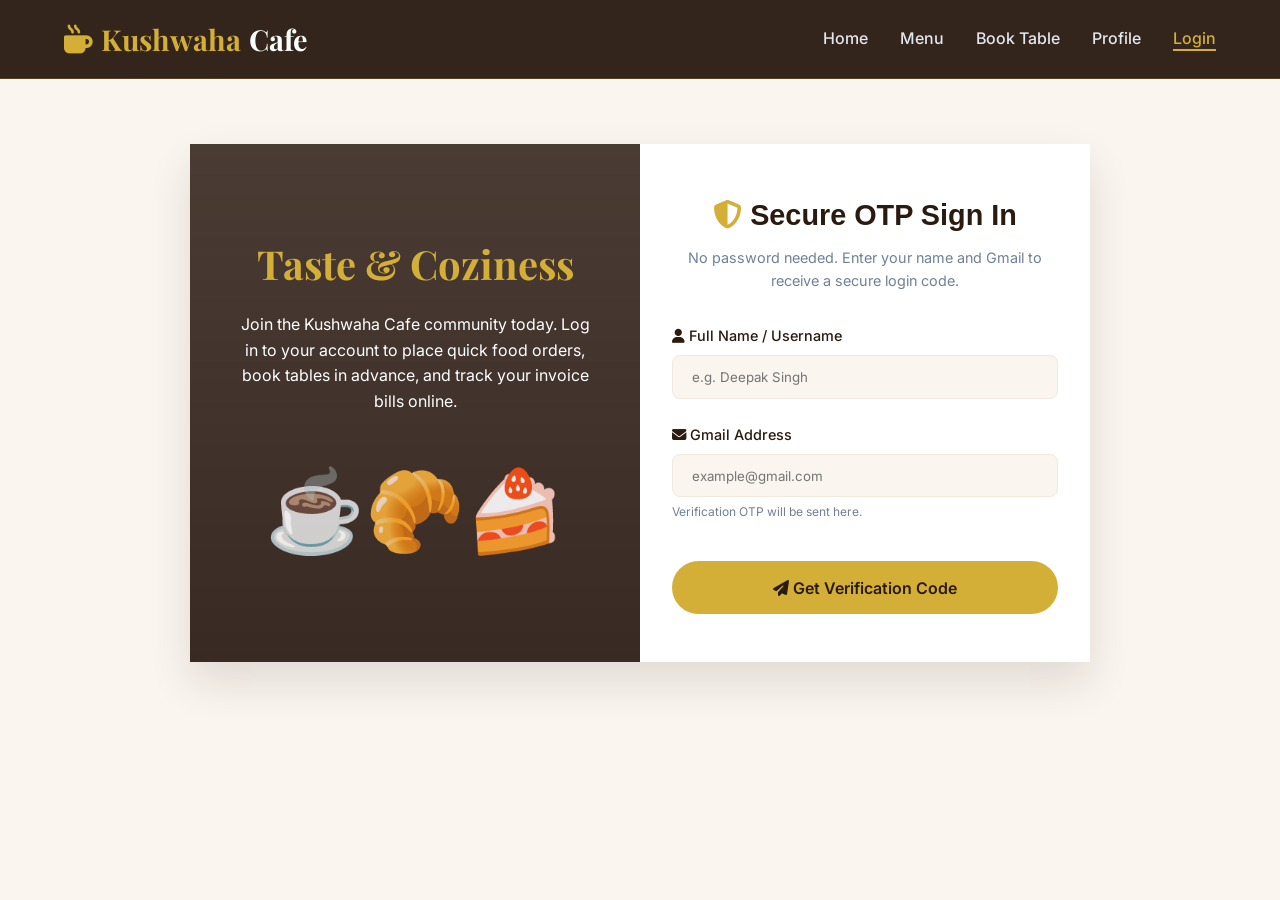
<file: templates/login.html>
<!DOCTYPE html>
<html lang="en">

<head>
    <meta charset="UTF-8">
    <meta name="viewport" content="width=device-width, initial-scale=1.0">
    <title>Kushwaha Cafe - Sign In</title>
    <link rel="stylesheet" href="css/style.css">
    <link rel="stylesheet" href="https://cdnjs.cloudflare.com/ajax/libs/font-awesome/6.4.0/css/all.min.css">
</head>

<body>
    <!-- Premium Header / Navbar -->
    <header>
        <div class="container">
            <a href="index.html" class="logo">
                <i class="fa-solid fa-mug-hot"></i> Kushwaha<span>Cafe</span>
            </a>

            <ul class="nav-links">
                <li><a href="index.html" class="nav-link">Home</a></li>
                <li><a href="menu.html" class="nav-link">Menu</a></li>
                <li><a href="reserve.html" class="nav-link">Book Table</a></li>
                <li><a href="profile.html" class="nav-link">Profile</a></li>
                <!-- <li><a href="admin.html" class="nav-link">Admin Panel</a></li> -->
                <li><a href="login.html" class="nav-link active">Login</a></li>
            </ul>
        </div>
    </header>
    <main>
        <div class="container">
            <div class="auth-container">
                <!-- Auth Sidebar info banner -->
                <div class="auth-sidebar">
                    <h2>Taste & Coziness</h2>
                    <p>Join the Kushwaha Cafe community today. Log in to your account to place quick food orders, book
                        tables in advance, and track your invoice bills online.</p>
                    <div style="font-size: 5rem; margin-top: 2rem; opacity: 0.9;">☕🥐🍰</div>
                </div>

                <!-- Secure OTP Sign In Form -->
                <div class="auth-forms" style="padding: 3rem 2rem;">
                    <div style="text-align: center; margin-bottom: 2rem;">
                        <h3
                            style="font-family: 'Outfit', sans-serif; font-size: 1.8rem; color: var(--primary); margin-bottom: 0.5rem;">
                            <i class="fa-solid fa-shield-halved" style="color: var(--accent);"></i> Secure OTP Sign In
                        </h3>
                        <p style="color: var(--gray); font-size: 0.9rem;">No password needed. Enter your name and Gmail
                            to receive a secure login code.</p>
                    </div>

                    <form id="otp-send-form" action="verify_otp.html" method="POST" class="auth-form active">
                        <div class="form-group" style="margin-bottom: 1.5rem;">
                            <label for="login-username"><i class="fa-solid fa-user"></i> Full Name / Username</label>
                            <input type="text" id="login-username" name="username" placeholder="e.g. Deepak Singh"
                                required>
                        </div>

                        <div class="form-group" style="margin-bottom: 1.5rem;">
                            <label for="login-email"><i class="fa-solid fa-envelope"></i> Gmail Address</label>
                            <input type="email" id="login-email" name="email" placeholder="example@gmail.com" required>
                            <small
                                style="color: var(--gray); font-size: 0.75rem; display: block; margin-top: 0.3rem;">Verification
                                OTP will be sent here.</small>
                        </div>

                        <button type="submit" class="btn btn-accent"
                            style="width: 100%; margin-top: 1rem; font-size: 1rem; padding: 0.9rem;"><i
                                class="fa-solid fa-paper-plane"></i> Get Verification Code</button>
                    </form>
                </div>
            </div>
        </div>
    </main>
    <!-- Custom Client-Side JS -->
    <script src="js/main.js"></script>

    <script>
        document.addEventListener('DOMContentLoaded', () => {
            const form = document.getElementById('otp-send-form');
            if (form) {
                form.addEventListener('submit', function (e) {
                    // Check if running from file:// (direct run)
                    if (window.location.protocol === 'file:') {
                        e.preventDefault();

                        const username = document.getElementById('login-username').value;
                        const email = document.getElementById('login-email').value;

                        const btn = this.querySelector('button[type="submit"]');
                        const originalText = btn.innerHTML;
                        btn.disabled = true;
                        btn.innerHTML = '<i class="fa-solid fa-spinner fa-spin"></i> Sending OTP...';

                        const params = new URLSearchParams();
                        params.append('username', username);
                        params.append('email', email);

                        fetch('http://localhost:8080/login/send-otp', {
                            method: 'POST',
                            headers: {
                                'Content-Type': 'application/x-www-form-urlencoded'
                            },
                            body: params
                        })
                            .then(response => {
                                localStorage.setItem('otp_email', email);
                                localStorage.setItem('otp_username', username);
                                window.location.href = 'verify_otp.html';
                            })
                            .catch(error => {
                                console.error('Error sending OTP:', error);
                                alert('Failed to connect to local server at localhost:8080. Please make sure the Spring Boot application is running.');
                                btn.disabled = false;
                                btn.innerHTML = originalText;
                            });
                    }
                });
            }
        });
    </script>
</body>

</html>
</file>
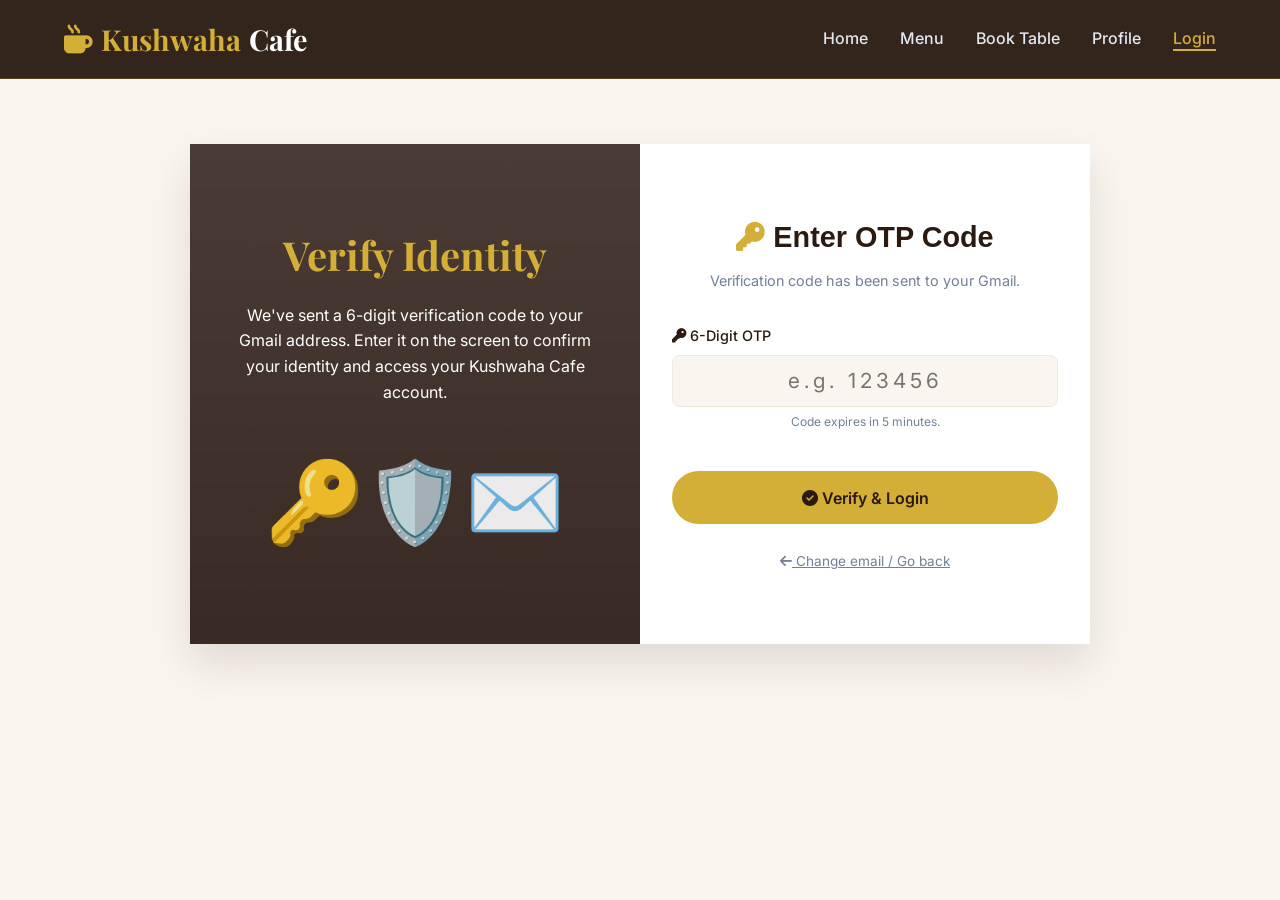
<file: templates/verify_otp.html>
<!DOCTYPE html>
<html lang="en">

<head>
    <meta charset="UTF-8">
    <meta name="viewport" content="width=device-width, initial-scale=1.0">
    <title>Kushwaha Cafe - Verify OTP</title>
    <link rel="stylesheet" href="css/style.css">
    <link rel="stylesheet" href="https://cdnjs.cloudflare.com/ajax/libs/font-awesome/6.4.0/css/all.min.css">
</head>

<body>
    <!-- Premium Header / Navbar -->
    <header>
        <div class="container">
            <a href="index.html" class="logo">
                <i class="fa-solid fa-mug-hot"></i> Kushwaha<span>Cafe</span>
            </a>

            <ul class="nav-links">
                <li><a href="index.html" class="nav-link">Home</a></li>
                <li><a href="menu.html" class="nav-link">Menu</a></li>
                <li><a href="reserve.html" class="nav-link">Book Table</a></li>
                <li><a href="profile.html" class="nav-link">Profile</a></li>
                <!-- <li><a href="admin.html" class="nav-link">Admin Panel</a></li> -->
                <li><a href="login.html" class="nav-link active">Login</a></li>
            </ul>
        </div>
    </header>
    <main>
        <div class="container">
            <div class="auth-container">
                <!-- Auth Sidebar info banner -->
                <div class="auth-sidebar">
                    <h2>Verify Identity</h2>
                    <p>We've sent a 6-digit verification code to your Gmail address. Enter it on the screen to confirm
                        your identity and access your Kushwaha Cafe account.</p>
                    <div style="font-size: 5rem; margin-top: 2rem; opacity: 0.9;">🔑🛡️✉️</div>
                </div>

                <!-- OTP Input Form -->
                <div class="auth-forms" style="padding: 3rem 2rem;">
                    <div style="text-align: center; margin-bottom: 2rem;">
                        <h3
                            style="font-family: 'Outfit', sans-serif; font-size: 1.8rem; color: var(--primary); margin-bottom: 0.5rem;">
                            <i class="fa-solid fa-key" style="color: var(--accent);"></i> Enter OTP Code</h3>
                        <p style="color: var(--gray); font-size: 0.9rem;">Verification code has been sent to your Gmail.
                        </p>
                    </div>

                    <form action="profile.html" method="POST" class="auth-form active">
                        <div class="form-group" style="margin-bottom: 1.5rem; text-align: center;">
                            <label for="verification-otp" style="text-align: left; display: block;"><i
                                    class="fa-solid fa-key"></i> 6-Digit OTP</label>
                            <input type="text" id="verification-otp" name="otp" placeholder="e.g. 123456" maxlength="6"
                                required
                                style="text-align: center; font-size: 1.3rem; letter-spacing: 4px; padding: 0.8rem;"
                                autocomplete="off">
                            <small
                                style="color: var(--gray); font-size: 0.75rem; display: block; margin-top: 0.3rem;">Code
                                expires in 5 minutes.</small>
                        </div>

                        <button type="submit" class="btn btn-accent"
                            style="width: 100%; margin-top: 1rem; font-size: 1rem; padding: 0.9rem;"><i
                                class="fa-solid fa-circle-check"></i> Verify & Login</button>

                        <div style="text-align: center; margin-top: 1.5rem;">
                            <a href="login.html"
                                style="color: var(--gray); font-size: 0.85rem; text-decoration: underline;"><i
                                    class="fa-solid fa-arrow-left"></i> Change email / Go back</a>
                        </div>
                    </form>
                </div>
            </div>
        </div>
    </main>
    <!-- Custom Client-Side JS -->
    <script src="js/main.js"></script>
</body>

</html>
</file>
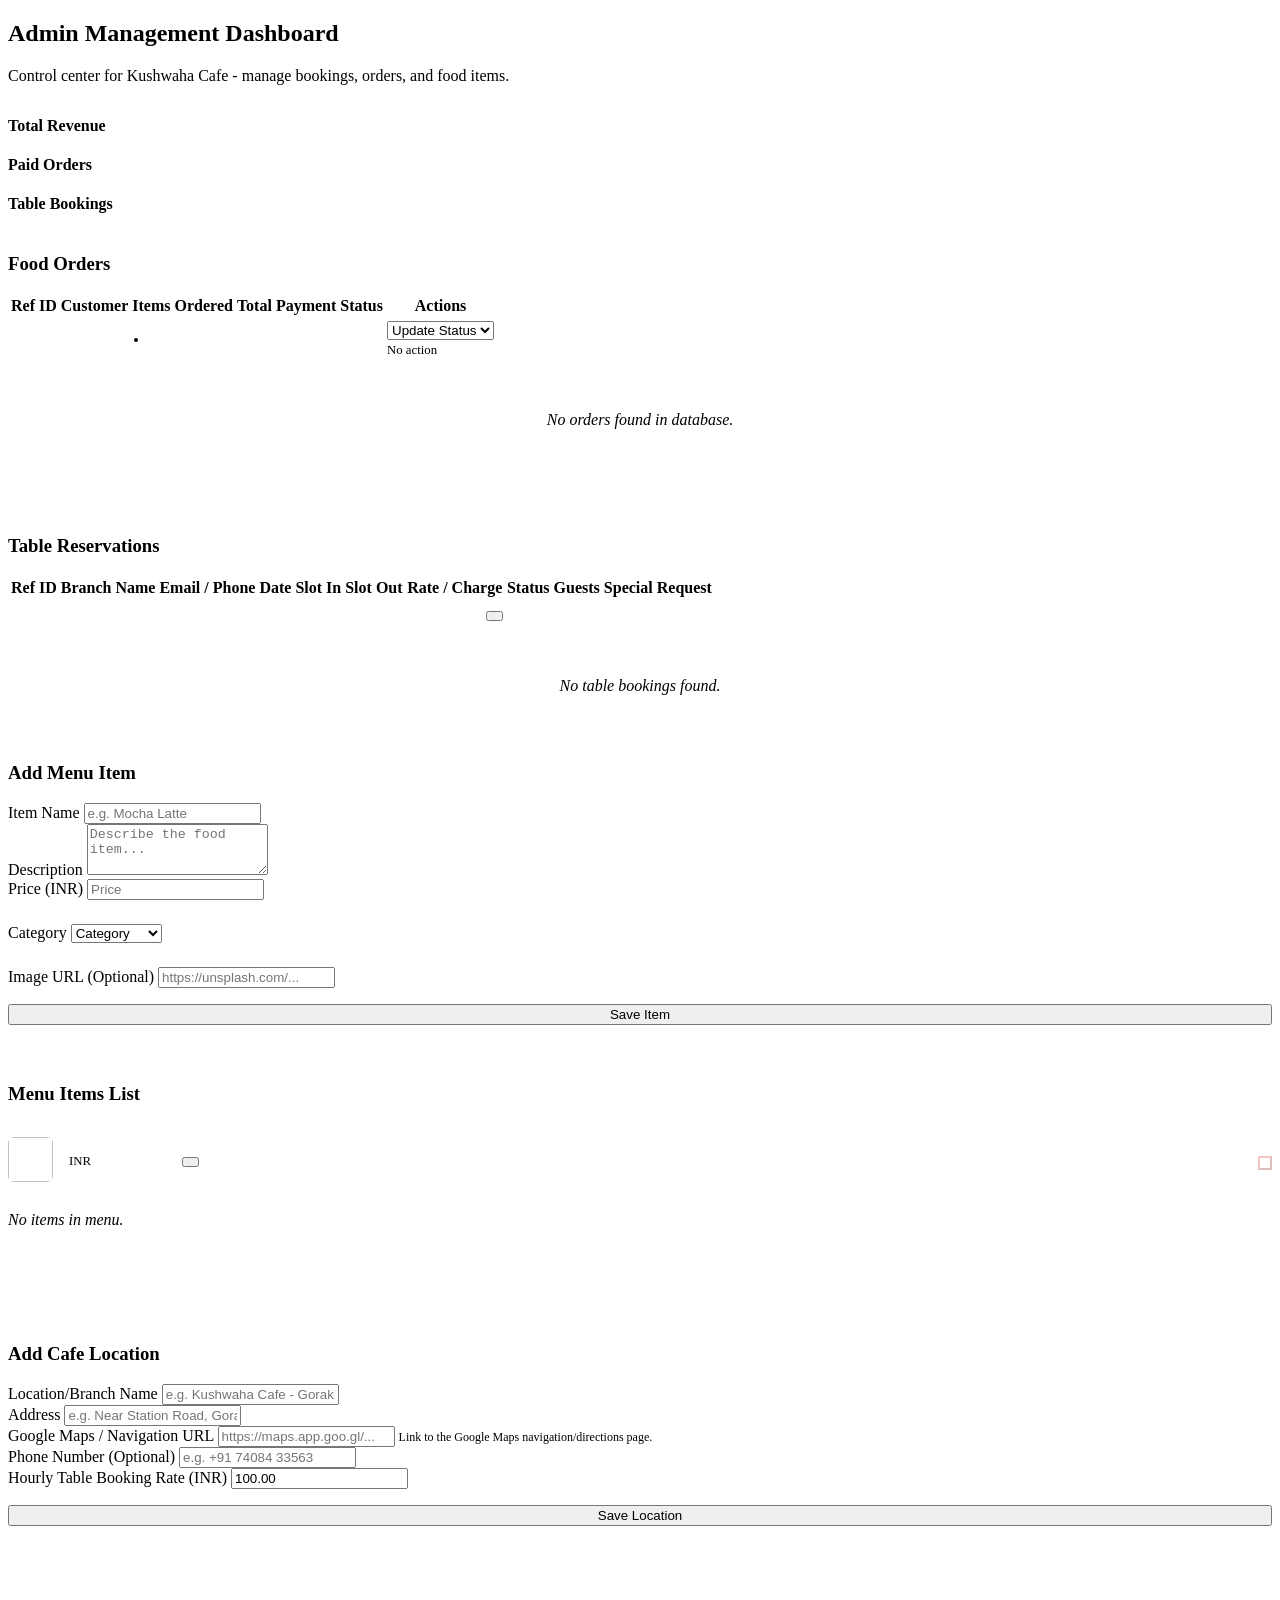
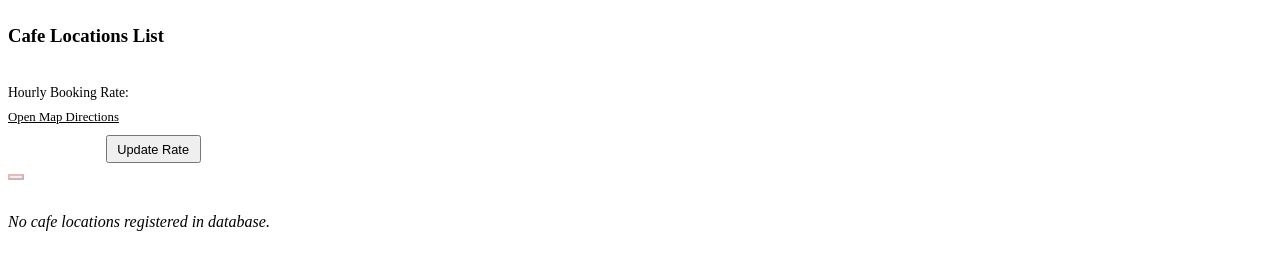
<file: src/main/resources/templates/admin.html>
<!DOCTYPE html>
<html lang="en" xmlns:th="http://www.thymeleaf.org" th:replace="~{base :: layout(~{::main})}">
<body>
<main>
<div class="container admin-container">
    <div class="section-title" style="text-align: left; margin-bottom: 2rem;">
        <h2>Admin Management Dashboard</h2>
        <p style="color: var(--gray);">Control center for Kushwaha Cafe - manage bookings, orders, and food items.</p>
    </div>
    
    <!-- Stats Row -->
    <div class="admin-stats">
        <div class="stat-card">
            <h4>Total Revenue</h4>
            <div class="stat-val" style="color: var(--success);" th:text="'INR ' + ${#numbers.formatDecimal(total_sales, 1, 2)}"></div>
        </div>
        <div class="stat-card">
            <h4>Paid Orders</h4>
            <div class="stat-val" th:text="${total_orders}"></div>
        </div>
        <div class="stat-card">
            <h4>Table Bookings</h4>
            <div class="stat-val" th:text="${total_bookings}"></div>
        </div>
    </div>
    
    <!-- Main Dashboard Panels -->
    <div class="admin-sections">
        
        <!-- Left Panel: Bookings and Orders -->
        <div style="display: flex; flex-direction: column; gap: 2.5rem;">
            
            <!-- Food Orders Panel -->
            <div class="admin-card">
                <h3><i class="fa-solid fa-cart-flatbed" style="color: var(--accent);"></i> Food Orders</h3>
                <div class="admin-table-wrapper">
                    <th:block th:if="${not #lists.isEmpty(orders_data)}">
                        <table class="admin-table">
                            <thead>
                                <tr>
                                    <th>Ref ID</th>
                                    <th>Customer</th>
                                    <th>Items Ordered</th>
                                    <th>Total</th>
                                    <th>Payment</th>
                                    <th>Status</th>
                                    <th>Actions</th>
                                </tr>
                            </thead>
                            <tbody>
                                <tr th:each="data : ${orders_data}">
                                    <td><b th:text="'KC-ORD-' + ${data.order.id}"></b></td>
                                    <td>
                                        <div th:text="${data.order.customerName}"></div>
                                        <small style="color: var(--gray);" th:text="${data.order.customerPhone}"></small>
                                    </td>
                                    <td>
                                        <ul style="padding-left: 1rem; font-size: 0.8rem;">
                                            <li th:each="item : ${data.items_list}" th:text="${item.name} + ' x ' + ${item.quantity}"></li>
                                        </ul>
                                    </td>
                                    <td><b th:text="'INR ' + ${#numbers.formatDecimal(data.order.totalAmount, 1, 2)}"></b></td>
                                    <td>
                                        <span th:class="'badge ' + (${data.order.paymentStatus == 'Paid'} ? 'paid' : 'pending')" th:text="${data.order.paymentStatus}"></span>
                                    </td>
                                    <td>
                                        <span th:class="'badge ' + (${data.order.orderStatus == 'Completed'} ? 'completed' : 'pending')" th:text="${data.order.orderStatus}"></span>
                                    </td>
                                    <td>
                                        <th:block th:if="${data.order.paymentStatus == 'Paid' && data.order.orderStatus != 'Completed'}">
                                            <form th:action="@{/admin/order/status/{id}(id=${data.order.id})}" method="POST" class="status-form">
                                                <select name="status" onchange="this.form.submit()">
                                                    <option value="" disabled selected>Update Status</option>
                                                    <option value="Preparing">Preparing</option>
                                                    <option value="Completed">Completed</option>
                                                </select>
                                            </form>
                                        </th:block>
                                        <th:block th:unless="${data.order.paymentStatus == 'Paid' && data.order.orderStatus != 'Completed'}">
                                            <span style="font-size: 0.8rem; color: var(--gray);">No action</span>
                                        </th:block>
                                    </td>
                                </tr>
                            </tbody>
                        </table>
                    </th:block>
                    <th:block th:if="${#lists.isEmpty(orders_data)}">
                        <p style="color: var(--gray); font-style: italic; text-align: center; padding: 2rem;">No orders found in database.</p>
                    </th:block>
                </div>
            </div>
            
            <!-- Table Bookings Panel -->
            <div class="admin-card">
                <h3><i class="fa-solid fa-calendar-check" style="color: var(--accent);"></i> Table Reservations</h3>
                <div class="admin-table-wrapper">
                    <th:block th:if="${not #lists.isEmpty(reservations)}">
                        <table class="admin-table">
                            <thead>
                                <tr>
                                    <th>Ref ID</th>
                                    <th>Branch</th>
                                    <th>Name</th>
                                    <th>Email / Phone</th>
                                    <th>Date</th>
                                    <th>Slot In</th>
                                    <th>Slot Out</th>
                                    <th>Rate / Charge</th>
                                    <th>Status</th>
                                    <th>Guests</th>
                                    <th>Special Request</th>
                                </tr>
                            </thead>
                            <tbody>
                                <tr th:each="res : ${reservations}">
                                    <td th:text="'KC-RES-' + ${res.id}"></td>
                                    <td><small style="font-weight: 600; color: var(--primary);" th:text="${res.location != null} ? ${res.location.name} : 'Kushwaha Cafe'"></small></td>
                                    <td><b th:text="${res.name}"></b></td>
                                    <td>
                                        <div th:text="${res.email}"></div>
                                        <small style="color: var(--gray);" th:text="${res.phone}"></small>
                                    </td>
                                    <td th:text="${res.date}"></td>
                                    <td><b th:text="${res.slotIn}"></b></td>
                                    <td><b th:text="${res.slotOut}"></b></td>
                                    <td>
                                        <div style="font-size: 0.75rem; color: var(--gray);" th:text="'Rate: ' + ${#numbers.formatDecimal(res.hourlyRate, 1, 2)} + '/hr'"></div>
                                        <div style="font-weight: 700; color: var(--accent); margin-bottom: 0.3rem;" th:text="'INR ' + ${#numbers.formatDecimal(res.totalCharge, 1, 2)}"></div>
                                        <!-- Manual Override Form -->
                                        <form th:action="@{/admin/reservation/update-charge/{id}(id=${res.id})}" method="POST" style="display: flex; gap: 0.2rem; align-items: center;">
                                            <input type="number" step="0.01" name="total_charge" th:value="${res.totalCharge}" style="width: 70px; padding: 0.2rem; font-size: 0.75rem; border: 1px solid var(--cream-dark); border-radius: 4px;" required>
                                            <button type="submit" class="btn btn-secondary btn-sm" style="padding: 0.2rem 0.4rem; font-size: 0.7rem;" title="Override Charge"><i class="fa-solid fa-save"></i></button>
                                        </form>
                                    </td>
                                    <td>
                                        <span th:class="'badge ' + (${res.status == 'Active'} ? 'paid' : 'pending')" th:text="${res.status}"></span>
                                    </td>
                                    <td style="text-align: center;"><b th:text="${res.guests}"></b></td>
                                    <td style="font-size: 0.8rem; max-width: 150px; white-space: normal;" th:text="${res.specialRequests != null && !res.specialRequests.isEmpty()} ? ${res.specialRequests} : '-'"></td>
                                </tr>
                            </tbody>
                        </table>
                    </th:block>
                    <th:block th:if="${#lists.isEmpty(reservations)}">
                        <p style="color: var(--gray); font-style: italic; text-align: center; padding: 2rem;">No table bookings found.</p>
                    </th:block>
                </div>
            </div>
            
        </div>
        
        <!-- Right Panel: Menu Management -->
        <div style="display: flex; flex-direction: column; gap: 2.5rem;">
            
            <!-- Add Menu Item Form -->
            <div class="admin-card">
                <h3><i class="fa-solid fa-plus-circle" style="color: var(--accent);"></i> Add Menu Item</h3>
                <form th:action="@{/admin/menu/add}" method="POST">
                    <div class="form-group">
                        <label for="item-name">Item Name</label>
                        <input type="text" id="item-name" name="name" placeholder="e.g. Mocha Latte" required>
                    </div>
                    
                    <div class="form-group">
                        <label for="item-desc">Description</label>
                        <textarea id="item-desc" name="description" rows="3" placeholder="Describe the food item..." required></textarea>
                    </div>
                    
                    <div class="form-grid" style="grid-template-columns: 1fr 1fr; gap: 1rem; margin-bottom: 0px;">
                        <div class="form-group" style="margin-bottom: 1.5rem;">
                            <label for="item-price">Price (INR)</label>
                            <input type="number" step="0.01" id="item-price" name="price" placeholder="Price" required>
                        </div>
                        <div class="form-group" style="margin-bottom: 1.5rem;">
                            <label for="item-cat">Category</label>
                            <select id="item-cat" name="category" required>
                                <option value="" disabled selected>Category</option>
                                <option value="Hot Drinks">Hot Drinks</option>
                                <option value="Cold Drinks">Cold Drinks</option>
                                <option value="Snacks">Snacks</option>
                                <option value="Pizza">Pizza</option>
                                <option value="Burger">Burger</option>
                                <option value="Desserts">Desserts</option>
                            </select>
                        </div>
                    </div>
                    
                    <div class="form-group">
                        <label for="item-image">Image URL (Optional)</label>
                        <input type="url" id="item-image" name="image_url" placeholder="https://unsplash.com/...">
                    </div>
                    
                    <button type="submit" class="btn btn-accent" style="width: 100%; margin-top: 1rem;"><i class="fa-solid fa-save"></i> Save Item</button>
                </form>
            </div>
            
            <!-- List/Delete Menu Items -->
            <div class="admin-card">
                <h3><i class="fa-solid fa-pencil" style="color: var(--accent);"></i> Menu Items List</h3>
                <div class="admin-menu-list">
                    <th:block th:if="${not #lists.isEmpty(menu_items)}">
                        <div th:each="item : ${menu_items}" class="admin-menu-item" style="display: flex; justify-content: space-between; align-items: center; padding: 0.8rem 0; border-bottom: 1px solid var(--cream-dark);">
                            <div class="admin-menu-item-info" style="display: flex; gap: 1rem; align-items: center;">
                                <img th:src="${item.imageUrl}" class="admin-menu-thumb" alt="" style="width: 45px; height: 45px; border-radius: 6px; object-fit: cover;">
                                <div>
                                    <div style="font-weight: 600;" th:text="${item.name}"></div>
                                    <small style="color: var(--gray);" th:text="${item.category}"></small>
                                    
                                    <!-- Inline Price Edit Form -->
                                    <form th:action="@{/admin/menu/update-price/{id}(id=${item.id})}" method="POST" style="display: flex; gap: 0.3rem; align-items: center; margin-top: 0.3rem;">
                                        <span style="font-size: 0.8rem; color: var(--gray);">INR </span>
                                        <input type="number" step="0.01" name="price" th:value="${item.price}" style="width: 75px; padding: 0.2rem; font-size: 0.85rem; border: 1px solid var(--cream-dark); border-radius: 4px; background: #fff;" required>
                                        <button type="submit" class="btn btn-secondary btn-sm" style="padding: 0.2rem 0.4rem; font-size: 0.75rem;" title="Save Price"><i class="fa-solid fa-check"></i></button>
                                    </form>
                                </div>
                            </div>
                            <form th:action="@{/admin/menu/delete/{id}(id=${item.id})}" method="POST" onsubmit="return confirm('Are you sure you want to delete this menu item?')">
                                <button type="submit" class="qty-btn" style="color: var(--danger); font-size: 1rem; border-color: rgba(229, 62, 62, 0.3); background: none; cursor: pointer; padding: 0.3rem;" title="Delete Item">
                                    <i class="fa-solid fa-trash-can"></i>
                                </button>
                            </form>
                        </div>
                    </th:block>
                    <th:block th:if="${#lists.isEmpty(menu_items)}">
                        <p style="color: var(--gray); font-style: italic;">No items in menu.</p>
                    </th:block>
                </div>
            </div>

            <!-- Add Cafe Location Form -->
            <div class="admin-card" style="margin-top: 2.5rem;">
                <h3><i class="fa-solid fa-map-pin" style="color: var(--accent);"></i> Add Cafe Location</h3>
                <form th:action="@{/admin/location/add}" method="POST">
                    <div class="form-group">
                        <label for="loc-name">Location/Branch Name</label>
                        <input type="text" id="loc-name" name="name" placeholder="e.g. Kushwaha Cafe - Gorakhpur Branch" required>
                    </div>
                    
                    <div class="form-group">
                        <label for="loc-address">Address</label>
                        <input type="text" id="loc-address" name="address" placeholder="e.g. Near Station Road, Gorakhpur" required>
                    </div>
                    
                    <div class="form-group">
                        <label for="loc-map">Google Maps / Navigation URL</label>
                        <input type="url" id="loc-map" name="map_url" placeholder="https://maps.app.goo.gl/..." required>
                        <small style="color: var(--gray); font-size: 0.75rem;">Link to the Google Maps navigation/directions page.</small>
                    </div>
                    
                    <div class="form-group">
                        <label for="loc-phone">Phone Number (Optional)</label>
                        <input type="text" id="loc-phone" name="phone" placeholder="e.g. +91 74084 33563">
                    </div>
                    
                    <div class="form-group">
                        <label for="loc-rate">Hourly Table Booking Rate (INR)</label>
                        <input type="number" step="0.01" id="loc-rate" name="hourly_rate" placeholder="e.g. 100.00" value="100.00" required>
                    </div>
                    
                    <button type="submit" class="btn btn-accent" style="width: 100%; margin-top: 1rem;"><i class="fa-solid fa-save"></i> Save Location</button>
                </form>
            </div>
            
            <!-- List/Delete Cafe Locations -->
            <div class="admin-card" style="margin-top: 2.5rem;">
                <h3><i class="fa-solid fa-map-location-dot" style="color: var(--accent);"></i> Cafe Locations List</h3>
                <div class="admin-menu-list">
                    <th:block th:if="${not #lists.isEmpty(cafe_locations)}">
                        <div th:each="loc : ${cafe_locations}" class="admin-menu-item" style="align-items: flex-start; padding: 1rem 0;">
                            <div style="flex-grow: 1; padding-right: 1rem;">
                                <div style="font-weight: 600; font-size: 1rem; color: var(--primary);" th:text="${loc.name}"></div>
                                <div style="font-size: 0.85rem; color: var(--gray); margin: 0.2rem 0;"><i class="fa-solid fa-location-dot"></i> <span th:text="${loc.address}"></span></div>
                                <div th:if="${loc.phone}" style="font-size: 0.85rem; color: var(--gray);"><i class="fa-solid fa-phone"></i> <span th:text="${loc.phone}"></span></div>
                                <div style="font-size: 0.85rem; color: var(--dark); margin: 0.2rem 0;"><i class="fa-solid fa-indian-rupee-sign"></i> Hourly Booking Rate: <b th:text="'INR ' + ${#numbers.formatDecimal(loc.hourlyRate, 1, 2)}"></b></div>
                                <div style="margin-top: 0.4rem;">
                                    <a th:href="${loc.mapUrl}" target="_blank" style="font-size: 0.8rem; color: var(--accent); text-decoration: underline;"><i class="fa-solid fa-up-right-from-square"></i> Open Map Directions</a>
                                </div>
                                <form th:action="@{/admin/location/update-rate/{id}(id=${loc.id})}" method="POST" style="margin-top: 0.6rem; display: flex; gap: 0.5rem; align-items: center;">
                                    <input type="number" step="0.01" name="hourly_rate" th:value="${loc.hourlyRate}" style="width: 80px; padding: 0.3rem; font-size: 0.85rem; border: 1px solid var(--cream-dark); border-radius: 4px;" required>
                                    <button type="submit" class="btn btn-secondary btn-sm" style="padding: 0.3rem 0.6rem; font-size: 0.8rem;"><i class="fa-solid fa-save"></i> Update Rate</button>
                                </form>
                            </div>
                            <form th:action="@{/admin/location/delete/{id}(id=${loc.id})}" method="POST" onsubmit="return confirm('Are you sure you want to delete this location?')">
                                <button type="submit" class="qty-btn" style="color: var(--danger); font-size: 1rem; border-color: rgba(229, 62, 62, 0.3);" title="Delete Location">
                                    <i class="fa-solid fa-trash-can"></i>
                                </button>
                            </form>
                        </div>
                    </th:block>
                    <th:block th:if="${#lists.isEmpty(cafe_locations)}">
                        <p style="color: var(--gray); font-style: italic;">No cafe locations registered in database.</p>
                    </th:block>
                </div>
            </div>
            
        </div>
        
    </div>
</div>
</main>
</body>
</html>
</file>
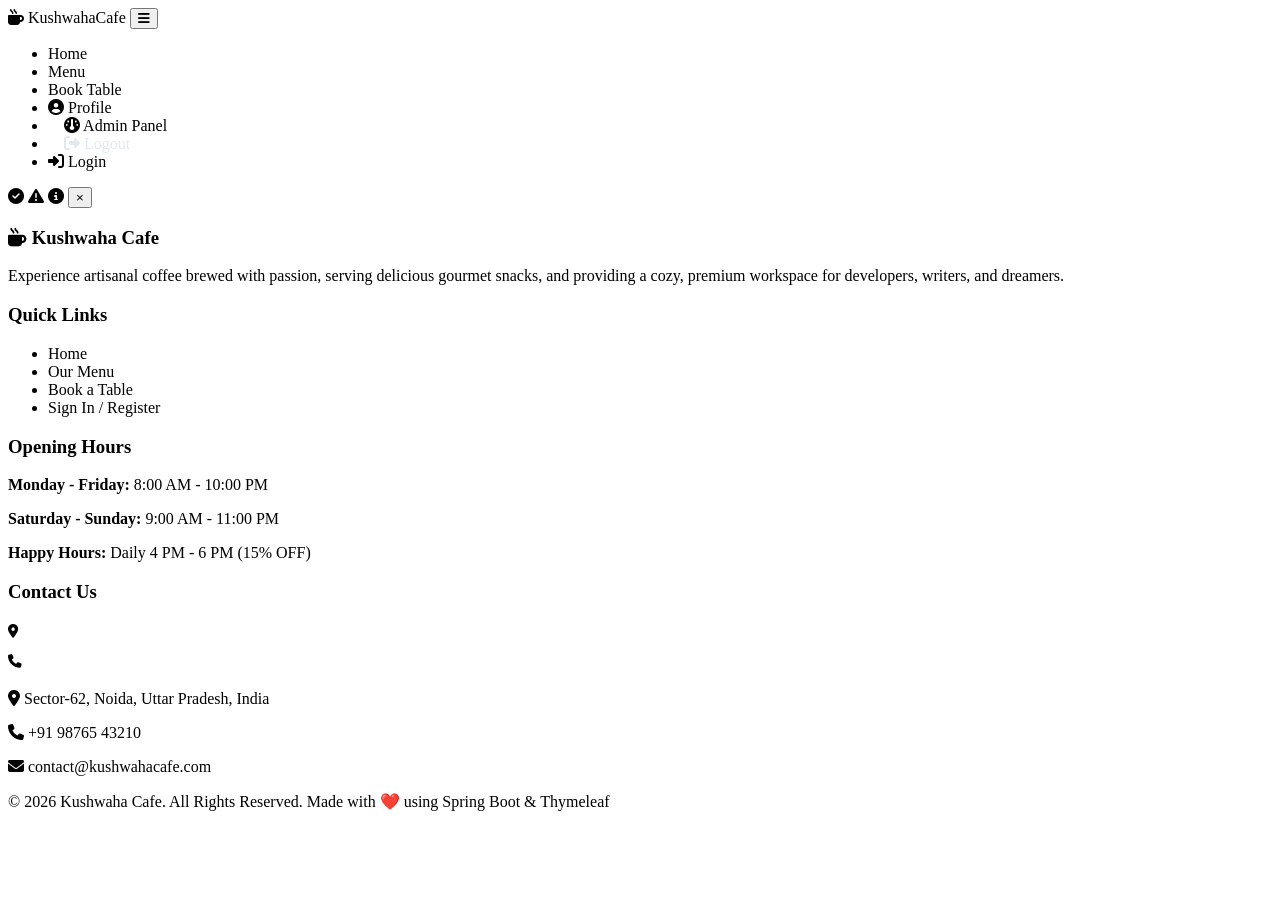
<file: src/main/resources/templates/base.html>
<!DOCTYPE html>
<html lang="en" xmlns:th="http://www.thymeleaf.org" th:fragment="layout(contentFragment)">
<head>
    <meta charset="UTF-8">
    <meta name="viewport" content="width=device-width, initial-scale=1.0">
    <title>Kushwaha Cafe - Premium Coffee & Cozy Space</title>
    <!-- Favicon (Coffee emoji) -->
    <link rel="icon" href="data:image/svg+xml,<svg xmlns=%22http://www.w3.org/2000/svg%22 viewBox=%220 0 100 100%22><text y=%22.9em%22 font-size=%2290%22>☕</text></svg>">
    <!-- FontAwesome Icons for visual enhancements -->
    <link rel="stylesheet" href="https://cdnjs.cloudflare.com/ajax/libs/font-awesome/6.4.0/css/all.min.css">
    <!-- Custom Style Sheet -->
    <link rel="stylesheet" th:href="@{/css/style.css(v=2.1)}">
</head>
<body>
    <!-- Premium 3D Custom Follower Cursor -->
    <div class="custom-cursor-follower"></div>

    <!-- Premium Header / Navbar -->
    <header>
        <div class="container">
            <a th:href="@{/}" class="logo">
                <i class="fa-solid fa-mug-hot"></i> Kushwaha<span>Cafe</span>
            </a>
            
            <button class="mobile-menu-btn" id="mobile-menu-toggle" aria-label="Toggle Menu">
                <i class="fa-solid fa-bars"></i>
            </button>
            
            <ul class="nav-links">
                <li><a th:href="@{/}" th:class="${currentURI == '/'} ? 'active'">Home</a></li>
                <li><a th:href="@{/menu}" th:class="${currentURI == '/menu'} ? 'active'">Menu</a></li>
                <li><a th:href="@{/reserve}" th:class="${currentURI == '/reserve'} ? 'active'">Book Table</a></li>
                
                <th:block th:if="${logged_in}">
                    <li><a th:href="@{/profile}" th:class="${currentURI == '/profile'} ? 'active'"><i class="fa-solid fa-user-circle"></i> Profile</a></li>
                    <th:block th:if="${user_role == 'admin'}">
                        <li><a th:href="@{/admin}" class="btn btn-accent btn-sm" style="padding: 0.4rem 1rem;"><i class="fa-solid fa-gauge"></i> Admin Panel</a></li>
                    </th:block>
                    <li><a th:href="@{/logout}" class="btn btn-secondary btn-sm" style="padding: 0.4rem 1rem; border-color: #E2E8F0; color: #E2E8F0;"><i class="fa-solid fa-right-from-bracket"></i> Logout</a></li>
                </th:block>
                <th:block th:unless="${logged_in}">
                    <li><a th:href="@{/login}" class="btn btn-accent"><i class="fa-solid fa-sign-in-alt"></i> Login</a></li>
                </th:block>
            </ul>
        </div>
    </header>

    <!-- Flash Messages Container -->
    <div class="flash-messages">
        <th:block th:if="${flashMessage != null}">
            <div th:class="'flash-message ' + ${flashCategory}">
                <span>
                    <i th:if="${flashCategory == 'success'}" class="fa-solid fa-circle-check"></i>
                    <i th:if="${flashCategory == 'error'}" class="fa-solid fa-triangle-exclamation"></i>
                    <i th:if="${flashCategory != 'success' && flashCategory != 'error'}" class="fa-solid fa-circle-info"></i>
                    <span th:text="${flashMessage}"></span>
                </span>
                <button class="flash-close">&times;</button>
            </div>
        </th:block>
    </div>

    <!-- Main Content -->
    <main th:replace="${contentFragment}">
        <!-- Dynamic content goes here -->
    </main>

    <!-- Premium Footer -->
    <footer>
        <div class="container">
            <div class="footer-grid">
                <div class="footer-col">
                    <h3><i class="fa-solid fa-mug-hot"></i> Kushwaha Cafe</h3>
                    <p>Experience artisanal coffee brewed with passion, serving delicious gourmet snacks, and providing a cozy, premium workspace for developers, writers, and dreamers.</p>
                </div>
                <div class="footer-col">
                    <h3>Quick Links</h3>
                    <ul>
                        <li><a th:href="@{/}">Home</a></li>
                        <li><a th:href="@{/menu}">Our Menu</a></li>
                        <li><a th:href="@{/reserve}">Book a Table</a></li>
                        <th:block th:unless="${logged_in}">
                            <li><a th:href="@{/login}">Sign In / Register</a></li>
                        </th:block>
                    </ul>
                </div>
                <div class="footer-col">
                    <h3>Opening Hours</h3>
                    <p><b>Monday - Friday:</b> 8:00 AM - 10:00 PM</p>
                    <p><b>Saturday - Sunday:</b> 9:00 AM - 11:00 PM</p>
                    <p style="color: var(--accent); margin-top: 10px;"><b>Happy Hours:</b> Daily 4 PM - 6 PM (15% OFF)</p>
                </div>
                <div class="footer-col">
                    <h3>Contact Us</h3>
                    <th:block th:if="${not #lists.isEmpty(cafe_locations)}">
                        <div th:each="loc : ${cafe_locations}" style="margin-bottom: 1.2rem;">
                            <p style="font-weight: 600; margin-bottom: 3px; color: var(--accent);" th:text="${loc.name}"></p>
                            <p style="margin-bottom: 3px; font-size: 0.85rem; line-height: 1.4;">
                                <i class="fa-solid fa-location-dot" style="color: var(--accent);"></i> 
                                <a th:href="${loc.mapUrl}" target="_blank" style="color: inherit; text-decoration: underline;" th:text="${loc.address}"></a>
                            </p>
                            <p th:if="${loc.phone}" style="margin-bottom: 0; font-size: 0.85rem;"><i class="fa-solid fa-phone" style="color: var(--accent);"></i> <span th:text="${loc.phone}"></span></p>
                        </div>
                    </th:block>
                    <th:block th:if="${#lists.isEmpty(cafe_locations)}">
                        <p><i class="fa-solid fa-location-dot" style="color: var(--accent);"></i> Sector-62, Noida, Uttar Pradesh, India</p>
                        <p><i class="fa-solid fa-phone" style="color: var(--accent);"></i> +91 98765 43210</p>
                        <p><i class="fa-solid fa-envelope" style="color: var(--accent);"></i> contact@kushwahacafe.com</p>
                    </th:block>
                </div>
            </div>
            <div class="footer-bottom">
                <p>&copy; 2026 Kushwaha Cafe. All Rights Reserved. Made with ❤️ using Spring Boot & Thymeleaf</p>
            </div>
        </div>
    </footer>

    <!-- Custom Client-Side JS -->
    <script th:src="@{/js/main.js(v=2.1)}"></script>
</body>
</html>
</file>
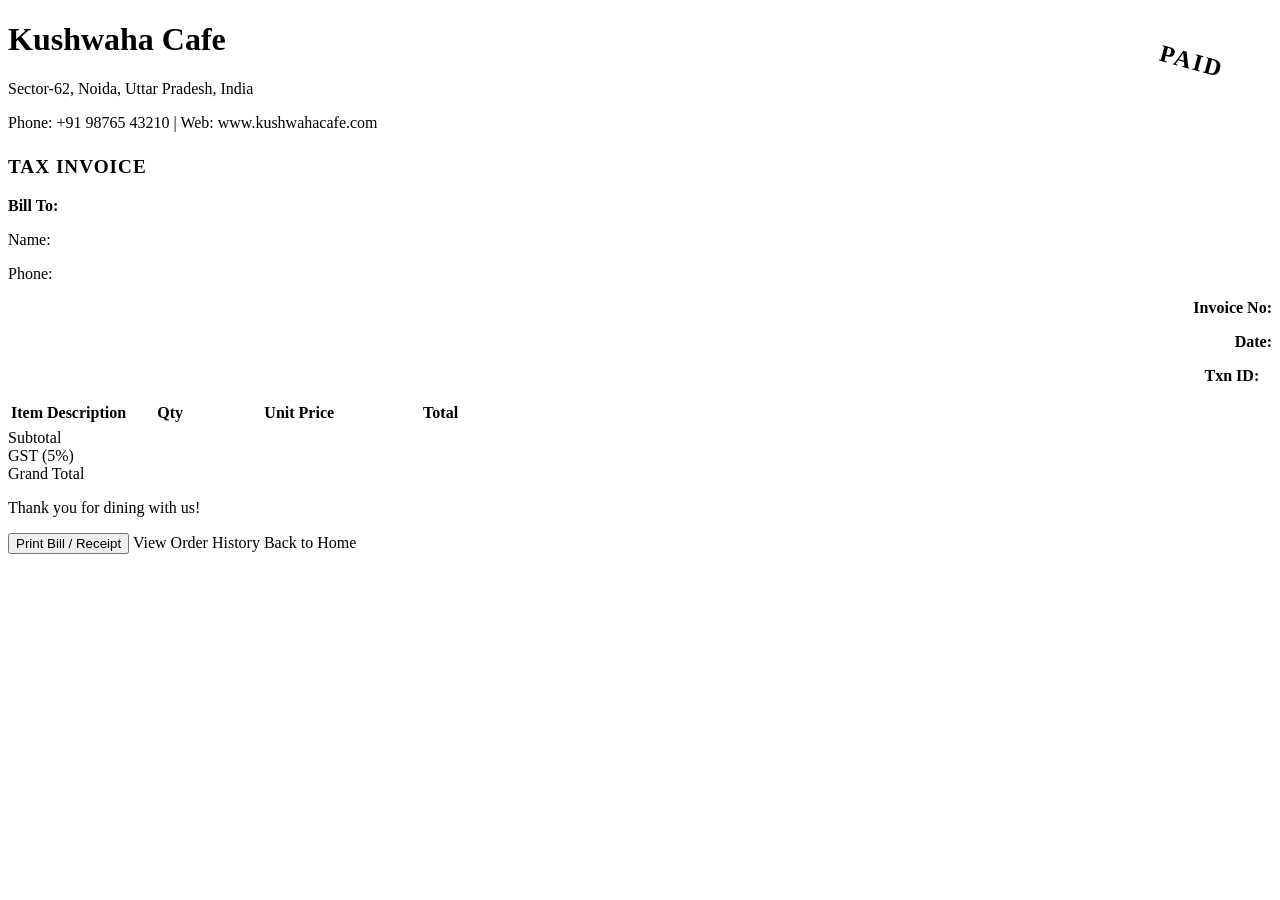
<file: src/main/resources/templates/bill.html>
<!DOCTYPE html>
<html lang="en" xmlns:th="http://www.thymeleaf.org" th:replace="~{base :: layout(~{::main})}">
<body>
<main>
<div class="container">
    <div class="bill-container">
        
        <!-- Paid Watermark Stamp -->
        <div style="position: absolute; top: 40px; right: 40px; border: 4px double var(--success); color: var(--success); font-weight: 800; font-size: 1.5rem; padding: 0.5rem 1rem; border-radius: 6px; transform: rotate(15deg); text-transform: uppercase; letter-spacing: 2px;">
            <i class="fa-solid fa-stamp"></i> PAID
        </div>
        
        <!-- Bill Invoice Header -->
        <div class="bill-header">
            <h1>Kushwaha Cafe</h1>
            <p>Sector-62, Noida, Uttar Pradesh, India</p>
            <p>Phone: +91 98765 43210 | Web: www.kushwahacafe.com</p>
            <h3 style="margin-top: 1.5rem; text-transform: uppercase; letter-spacing: 1px; color: var(--primary); font-size: 1.2rem;">Tax Invoice</h3>
        </div>
        
        <!-- Bill Metadata -->
        <div class="bill-meta">
            <div>
                <p><b>Bill To:</b></p>
                <p>Name: <b th:text="${order.customerName}"></b></p>
                <p>Phone: <span th:text="${order.customerPhone}"></span></p>
            </div>
            <div style="text-align: right;">
                <p><b>Invoice No:</b> <span th:text="'KC-INV-' + ${order.id}"></span></p>
                <p><b>Date:</b> <span th:text="${#temporals.format(order.createdAt, 'dd-MMM-yyyy HH:mm')}"></span></p>
                <p><b>Txn ID:</b> <code style="font-family: monospace; background-color: var(--cream-dark); padding: 0.1rem 0.4rem; border-radius: 4px; font-weight: bold;" th:text="${order.transactionId}"></code></p>
            </div>
        </div>
        
        <!-- Invoice Items Table -->
        <table class="bill-table">
            <thead>
                <tr>
                    <th>Item Description</th>
                    <th style="text-align: center; width: 80px;">Qty</th>
                    <th style="text-align: right; width: 120px;">Unit Price</th>
                    <th style="text-align: right; width: 120px;">Total</th>
                </tr>
            </thead>
            <tbody>
                <tr th:each="item : ${items}">
                    <td th:text="${item.name}"></td>
                    <td style="text-align: center;" th:text="${item.quantity}"></td>
                    <td style="text-align: right;" th:text="'INR ' + ${#numbers.formatDecimal(item.price, 1, 2)}"></td>
                    <td style="text-align: right;" th:text="'INR ' + ${#numbers.formatDecimal(item.total, 1, 2)}"></td>
                </tr>
            </tbody>
        </table>
        
        <!-- Billing Summary Totals -->
        <div class="bill-summary">
            <div class="bill-summary-row">
                <span>Subtotal</span>
                <span th:text="'INR ' + ${#numbers.formatDecimal(subtotal, 1, 2)}"></span>
            </div>
            <div class="bill-summary-row">
                <span>GST (5%)</span>
                <span th:text="'INR ' + ${#numbers.formatDecimal(gst, 1, 2)}"></span>
            </div>
            <div class="bill-summary-row grand">
                <span>Grand Total</span>
                <span th:text="'INR ' + ${#numbers.formatDecimal(order.totalAmount, 1, 2)}"></span>
            </div>
        </div>
        
        <!-- Bill Invoice Footer -->
        <div class="bill-footer">
            <p>Thank you for dining with us!</p>
            <p style="font-size: 0.8rem; margin-top: 0.5rem; color: var(--gray);" th:text="'This is a computer-generated tax receipt confirming successful transaction ref: ' + ${order.transactionId} + '.'"></p>
        </div>
        
        <!-- Action Buttons (Hidden during printing) -->
        <div class="bill-actions">
            <button id="print-bill-btn" class="btn"><i class="fa-solid fa-print"></i> Print Bill / Receipt</button>
            <a th:href="@{/profile}" class="btn btn-secondary"><i class="fa-solid fa-clock-rotate-left"></i> View Order History</a>
            <a th:href="@{/}" class="btn btn-secondary"><i class="fa-solid fa-house"></i> Back to Home</a>
        </div>
        
    </div>
</div>
</main>
</body>
</html>
</file>
<file: templates/css/style.css>
@import url('https://fonts.googleapis.com/css2?family=Inter:wght@300;400;500;600;700&family=Playfair+Display:ital,wght@0,400;0,600;0,700;1,400&display=swap');

:root {
    --primary: #2A1A10;
    --primary-light: #473024;
    --accent: #D4AF37;
    --accent-hover: #B8962D;
    --accent-light: #F7E7C4;
    --cream: #FAF5EF;
    --cream-dark: #F2E8DC;
    --dark: #1E1B18;
    --light: #FFFFFF;
    --gray: #718096;
    --success: #38A169;
    --danger: #E53E3E;
    
    --font-heading: 'Playfair Display', serif;
    --font-body: 'Inter', sans-serif;
    
    --shadow-sm: 0 2px 4px rgba(42, 26, 16, 0.05);
    --shadow-md: 0 10px 20px rgba(42, 26, 16, 0.08);
    --shadow-lg: 0 20px 40px rgba(42, 26, 16, 0.12);
    --blur: blur(12px);
    --transition: all 0.3s cubic-bezier(0.4, 0, 0.2, 1);
}

/* Base Styles */
* {
    margin: 0;
    padding: 0;
    box-sizing: border-box;
}

body {
    font-family: var(--font-body);
    background-color: var(--cream);
    color: var(--dark);
    line-height: 1.6;
    display: flex;
    flex-direction: column;
    min-height: 100vh;
}

h1, h2, h3, h4, h5, h6 {
    font-family: var(--font-heading);
    color: var(--primary);
    font-weight: 700;
}

a {
    text-decoration: none;
    color: inherit;
    transition: var(--transition);
}

button, input, textarea, select {
    font-family: inherit;
}

/* Main Container */
main {
    flex-grow: 1;
    margin-top: 80px; /* Offset for sticky navbar */
}

/* Utility Classes */
.container {
    width: 90%;
    max-width: 1200px;
    margin: 0 auto;
}

.btn {
    display: inline-block;
    background-color: var(--primary);
    color: var(--light);
    padding: 0.8rem 1.8rem;
    border-radius: 50px;
    font-weight: 600;
    border: 2px solid transparent;
    cursor: pointer;
    transition: var(--transition);
    text-align: center;
}

.btn:hover {
    background-color: var(--accent);
    color: var(--primary);
    transform: translateY(-2px);
    box-shadow: var(--shadow-md);
}

.btn-secondary {
    background-color: transparent;
    color: var(--primary);
    border: 2px solid var(--primary);
}

.btn-secondary:hover {
    background-color: var(--primary);
    color: var(--light);
}

.btn-accent {
    background-color: var(--accent);
    color: var(--primary);
}

.btn-accent:hover {
    background-color: var(--primary);
    color: var(--accent);
}

.btn-danger {
    background-color: var(--danger);
    color: var(--light);
}

.btn-danger:hover {
    background-color: #C53030;
    color: var(--light);
}

.text-center { text-align: center; }
.my-2 { margin-top: 2rem; margin-bottom: 2rem; }

/* Sticky Premium Navigation Bar */
header {
    background-color: rgba(42, 26, 16, 0.95);
    backdrop-filter: var(--blur);
    border-bottom: 1px solid rgba(212, 175, 55, 0.2);
    position: fixed;
    top: 0;
    left: 0;
    width: 100%;
    z-index: 1000;
    transition: var(--transition);
}

header .container {
    display: flex;
    justify-content: space-between;
    align-items: center;
    padding: 1rem 0;
}

.logo {
    display: flex;
    align-items: center;
    gap: 0.5rem;
    font-family: var(--font-heading);
    font-size: 1.8rem;
    color: var(--accent);
    font-weight: 700;
}

.logo span {
    color: var(--light);
}

.nav-links {
    display: flex;
    list-style: none;
    align-items: center;
    gap: 2rem;
}

.nav-links a {
    color: #E2E8F0;
    font-weight: 500;
    position: relative;
    padding: 0.2rem 0;
}

.nav-links a:hover, .nav-links a.active {
    color: var(--accent);
}

.nav-links a::after {
    content: '';
    position: absolute;
    bottom: 0;
    left: 0;
    width: 0;
    height: 2px;
    background-color: var(--accent);
    transition: var(--transition);
}

.nav-links a:hover::after, .nav-links a.active::after {
    width: 100%;
}

.user-badge {
    background-color: rgba(255, 255, 255, 0.1);
    padding: 0.4rem 1rem;
    border-radius: 20px;
    font-size: 0.9rem;
    border: 1px solid rgba(212, 175, 55, 0.3);
    color: var(--accent);
}

.mobile-menu-btn {
    display: none;
    background: none;
    border: none;
    color: var(--light);
    font-size: 1.5rem;
    cursor: pointer;
}

/* Hero Section */
.hero {
    background: linear-gradient(rgba(0, 0, 0, 0.65), rgba(42, 26, 16, 0.8)), url('https://images.unsplash.com/photo-1498804103079-a6351b050096?q=80&w=1200&auto=format&fit=crop') no-repeat center center/cover;
    height: 70vh;
    display: flex;
    align-items: center;
    justify-content: center;
    color: var(--light);
    text-align: center;
    position: relative;
    overflow: hidden;
}

.hero-content {
    max-width: 800px;
    padding: 2rem;
    animation: fadeInDown 1s ease;
}

.hero h1 {
    font-size: 4rem;
    color: var(--accent);
    margin-bottom: 1rem;
    text-shadow: 2px 2px 4px rgba(0, 0, 0, 0.5);
}

.hero p {
    font-size: 1.3rem;
    margin-bottom: 2rem;
    color: #F7FAFC;
    font-weight: 300;
}

.hero-btns {
    display: flex;
    justify-content: center;
    gap: 1.5rem;
}

/* Feature Highlights */
.features {
    padding: 5rem 0;
    background-color: var(--cream);
}

.section-title {
    text-align: center;
    margin-bottom: 3.5rem;
    position: relative;
}

.section-title h2 {
    font-size: 2.8rem;
    margin-bottom: 0.5rem;
}

.section-title::after {
    content: '☕';
    font-size: 1.5rem;
    display: block;
    color: var(--accent);
    margin-top: 0.5rem;
}

.features-grid {
    display: grid;
    grid-template-columns: repeat(auto-fit, minmax(280px, 1fr));
    gap: 2.5rem;
}

.feature-card {
    background-color: var(--light);
    padding: 3rem 2rem;
    border-radius: var(--border-radius);
    text-align: center;
    box-shadow: var(--shadow-md);
    transition: var(--transition);
    border: 1px solid var(--cream-dark);
}

.feature-card:hover {
    transform: translateY(-8px);
    box-shadow: var(--shadow-lg);
    border-color: var(--accent);
}

.feature-icon {
    font-size: 3rem;
    margin-bottom: 1.5rem;
    display: inline-block;
}

.feature-card h3 {
    margin-bottom: 1rem;
    font-size: 1.5rem;
}

/* Auth Pages (Login & Register) */
.auth-container {
    max-width: 900px;
    margin: 4rem auto;
    background-color: var(--light);
    border-radius: var(--border-radius);
    box-shadow: var(--shadow-lg);
    display: grid;
    grid-template-columns: 1fr 1fr;
    overflow: hidden;
    min-height: 500px;
}

.auth-sidebar {
    background: linear-gradient(rgba(42, 26, 16, 0.85), rgba(47, 30, 24, 0.95)), url('https://images.unsplash.com/photo-1442512595331-e89e73853f31?q=80&w=400&auto=format&fit=crop') no-repeat center center/cover;
    color: var(--light);
    padding: 3rem;
    display: flex;
    flex-direction: column;
    justify-content: center;
    text-align: center;
}

.auth-sidebar h2 {
    color: var(--accent);
    font-size: 2.5rem;
    margin-bottom: 1rem;
}

.auth-forms {
    padding: 3rem;
    display: flex;
    flex-direction: column;
    justify-content: center;
    position: relative;
}

.auth-toggle {
    display: flex;
    margin-bottom: 2rem;
    border-bottom: 2px solid var(--cream-dark);
}

.auth-tab {
    flex: 1;
    text-align: center;
    padding: 0.8rem;
    font-weight: 600;
    cursor: pointer;
    color: var(--gray);
    transition: var(--transition);
}

.auth-tab.active {
    color: var(--primary);
    border-bottom: 3px solid var(--accent);
}

.form-group {
    margin-bottom: 1.5rem;
}

.form-group label {
    display: block;
    margin-bottom: 0.5rem;
    font-weight: 500;
    font-size: 0.9rem;
    color: var(--primary);
}

.form-group input, .form-group textarea, .form-group select {
    width: 100%;
    padding: 0.8rem 1.2rem;
    border: 1px solid var(--cream-dark);
    border-radius: 8px;
    background-color: var(--cream);
    outline: none;
    transition: var(--transition);
    color: var(--dark);
}

.form-group input:focus, .form-group textarea:focus, .form-group select:focus {
    border-color: var(--accent);
    background-color: var(--light);
    box-shadow: 0 0 0 3px var(--accent-light);
}

.auth-form {
    display: none;
}

.auth-form.active {
    display: block;
    animation: fadeIn 0.5s ease;
}

/* Menu Page with Shopping Cart */
.menu-layout {
    display: grid;
    grid-template-columns: 1fr 350px;
    gap: 2rem;
    margin: 2rem auto;
}

.menu-sections {
    background-color: var(--light);
    padding: 2.5rem;
    border-radius: var(--border-radius);
    box-shadow: var(--shadow-sm);
}

.category-nav {
    display: flex;
    gap: 1rem;
    margin-bottom: 2.5rem;
    overflow-x: auto;
    padding-bottom: 0.5rem;
}

.category-btn {
    padding: 0.6rem 1.5rem;
    background-color: var(--cream);
    border: 1px solid var(--cream-dark);
    border-radius: 30px;
    cursor: pointer;
    font-weight: 500;
    white-space: nowrap;
    transition: var(--transition);
}

.category-btn.active, .category-btn:hover {
    background-color: var(--primary);
    color: var(--light);
    border-color: var(--primary);
}

.category-section {
    margin-bottom: 3rem;
}

.category-section h3 {
    font-size: 2rem;
    margin-bottom: 1.5rem;
    border-bottom: 2px solid var(--cream-dark);
    padding-bottom: 0.5rem;
}

.items-grid {
    display: grid;
    grid-template-columns: repeat(auto-fill, minmax(260px, 1fr));
    gap: 1.5rem;
}

.menu-card {
    background-color: var(--light);
    border: 1px solid var(--cream-dark);
    border-radius: 12px;
    overflow: hidden;
    transition: var(--transition);
    display: flex;
    flex-direction: column;
}

.menu-card:hover {
    transform: translateY(-5px);
    box-shadow: var(--shadow-md);
    border-color: var(--accent);
}

.menu-img {
    height: 180px;
    width: 100%;
    object-fit: cover;
    background-color: var(--cream-dark);
}

.menu-info {
    padding: 1.2rem;
    flex-grow: 1;
    display: flex;
    flex-direction: column;
}

.menu-info h4 {
    font-size: 1.2rem;
    margin-bottom: 0.4rem;
}

.menu-desc {
    font-size: 0.85rem;
    color: var(--gray);
    margin-bottom: 1rem;
    flex-grow: 1;
}

.menu-price-action {
    display: flex;
    justify-content: space-between;
    align-items: center;
}

.menu-price {
    font-size: 1.2rem;
    font-weight: 700;
    color: var(--primary);
}

.add-to-cart-btn {
    background-color: var(--primary);
    color: var(--light);
    border: none;
    width: 36px;
    height: 36px;
    border-radius: 50%;
    cursor: pointer;
    font-weight: 700;
    font-size: 1.2rem;
    display: flex;
    align-items: center;
    justify-content: center;
    transition: var(--transition);
}

.add-to-cart-btn:hover {
    background-color: var(--accent);
    color: var(--primary);
    transform: scale(1.1);
}

/* Sidebar Cart Panel */
.cart-panel {
    background-color: var(--light);
    padding: 2rem 1.5rem;
    border-radius: var(--border-radius);
    box-shadow: var(--shadow-sm);
    position: sticky;
    top: 100px;
    height: calc(100vh - 140px);
    display: flex;
    flex-direction: column;
}

.cart-panel h3 {
    margin-bottom: 1.5rem;
    border-bottom: 2px solid var(--cream-dark);
    padding-bottom: 0.5rem;
    display: flex;
    justify-content: space-between;
    align-items: center;
}

.cart-count-badge {
    background-color: var(--accent);
    color: var(--primary);
    font-size: 0.8rem;
    padding: 0.2rem 0.6rem;
    border-radius: 12px;
}

.cart-items-container {
    flex-grow: 1;
    overflow-y: auto;
    margin-bottom: 1.5rem;
    padding-right: 0.5rem;
}

.cart-item {
    display: flex;
    justify-content: space-between;
    align-items: center;
    padding: 0.8rem 0;
    border-bottom: 1px solid var(--cream-dark);
}

.cart-item-detail {
    flex-grow: 1;
}

.cart-item-name {
    font-weight: 600;
    font-size: 0.95rem;
}

.cart-item-price {
    font-size: 0.85rem;
    color: var(--gray);
}

.cart-item-qty {
    display: flex;
    align-items: center;
    gap: 0.5rem;
    margin-top: 0.3rem;
}

.qty-btn {
    background-color: var(--cream);
    border: 1px solid var(--cream-dark);
    border-radius: 4px;
    width: 24px;
    height: 24px;
    cursor: pointer;
    font-weight: bold;
    display: flex;
    align-items: center;
    justify-content: center;
    transition: var(--transition);
}

.qty-btn:hover {
    background-color: var(--primary);
    color: var(--light);
}

.qty-number {
    font-size: 0.9rem;
    font-weight: 600;
}

.cart-item-remove {
    color: var(--danger);
    background: none;
    border: none;
    cursor: pointer;
    font-size: 0.8rem;
    margin-left: 0.5rem;
}

.cart-item-remove:hover {
    text-decoration: underline;
}

.cart-totals {
    border-top: 2px solid var(--cream-dark);
    padding-top: 1rem;
    margin-bottom: 1rem;
}

.cart-total-row {
    display: flex;
    justify-content: space-between;
    margin-bottom: 0.5rem;
}

.cart-total-row.grand {
    font-weight: 700;
    font-size: 1.2rem;
    color: var(--primary);
    margin-top: 0.5rem;
    border-top: 1px dashed var(--cream-dark);
    padding-top: 0.5rem;
}

.checkout-form-mini {
    margin-top: 1rem;
}

.checkout-form-mini input {
    margin-bottom: 0.8rem;
    padding: 0.6rem 1rem;
    font-size: 0.85rem;
}

/* Reservation Page */
.reserve-container {
    max-width: 800px;
    margin: 4rem auto;
    background-color: var(--light);
    border-radius: var(--border-radius);
    box-shadow: var(--shadow-md);
    padding: 3rem;
    border: 1px solid var(--cream-dark);
}

.reserve-container h2 {
    font-size: 2.5rem;
    text-align: center;
    margin-bottom: 2rem;
}

.form-grid {
    display: grid;
    grid-template-columns: 1fr 1fr;
    gap: 1.5rem;
}

.form-grid .full-width {
    grid-column: span 2;
}

/* Checkout Page with QR Code */
.checkout-container {
    max-width: 600px;
    margin: 4rem auto;
    background-color: var(--light);
    border-radius: var(--border-radius);
    box-shadow: var(--shadow-lg);
    padding: 3rem;
    text-align: center;
    border: 1px solid var(--cream-dark);
}

.checkout-container h2 {
    margin-bottom: 1.5rem;
}

.qr-card {
    background-color: var(--cream);
    border: 2px dashed var(--accent);
    padding: 2.5rem 1.5rem;
    border-radius: 12px;
    margin: 2rem auto;
    max-width: 350px;
}

.qr-code-img {
    background-color: white;
    padding: 1rem;
    border-radius: 8px;
    margin-bottom: 1.5rem;
    box-shadow: var(--shadow-sm);
    width: 200px;
    height: 200px;
}

.upi-id {
    font-weight: 700;
    color: var(--primary);
    margin: 0.5rem 0;
    font-size: 1.1rem;
}

.checkout-amount {
    font-size: 2rem;
    font-weight: 800;
    color: var(--primary);
    margin: 1rem 0;
}

.simulation-note {
    font-size: 0.8rem;
    color: var(--gray);
    margin-top: 1.5rem;
    background-color: var(--accent-light);
    padding: 0.6rem;
    border-radius: 6px;
    border: 1px solid rgba(212, 175, 55, 0.4);
}

/* Bill/Invoice Page */
.bill-container {
    max-width: 700px;
    margin: 4rem auto;
    background-color: var(--light);
    border-radius: var(--border-radius);
    box-shadow: var(--shadow-md);
    padding: 4rem 3rem;
    border: 1px solid var(--cream-dark);
    position: relative;
}

.bill-header {
    text-align: center;
    border-bottom: 2px solid var(--primary);
    padding-bottom: 1.5rem;
    margin-bottom: 2rem;
}

.bill-header h1 {
    font-size: 2.5rem;
}

.bill-header p {
    color: var(--gray);
    font-size: 0.9rem;
}

.bill-meta {
    display: grid;
    grid-template-columns: 1fr 1fr;
    gap: 1.5rem;
    margin-bottom: 2rem;
    font-size: 0.95rem;
}

.bill-meta p {
    margin-bottom: 0.3rem;
}

.bill-table {
    width: 100%;
    border-collapse: collapse;
    margin-bottom: 2rem;
}

.bill-table th {
    background-color: var(--primary);
    color: var(--light);
    padding: 0.8rem;
    text-align: left;
    font-family: var(--font-body);
    font-weight: 600;
    font-size: 0.9rem;
}

.bill-table td {
    padding: 0.8rem;
    border-bottom: 1px solid var(--cream-dark);
    font-size: 0.95rem;
}

.bill-table tr:last-child td {
    border-bottom: none;
}

.bill-summary {
    width: 250px;
    margin-left: auto;
    border-top: 2px solid var(--cream-dark);
    padding-top: 1rem;
}

.bill-summary-row {
    display: flex;
    justify-content: space-between;
    margin-bottom: 0.5rem;
    font-size: 0.95rem;
}

.bill-summary-row.grand {
    font-weight: 700;
    font-size: 1.2rem;
    color: var(--primary);
    border-top: 1px dashed var(--cream-dark);
    padding-top: 0.5rem;
    margin-top: 0.5rem;
}

.bill-footer {
    text-align: center;
    margin-top: 3rem;
    border-top: 1px solid var(--cream-dark);
    padding-top: 1.5rem;
    font-style: italic;
    color: var(--gray);
}

.bill-actions {
    display: flex;
    justify-content: center;
    gap: 1.5rem;
    margin-top: 3rem;
}

/* Profile Page */
.profile-container {
    max-width: 1000px;
    margin: 4rem auto;
}

.profile-header {
    background-color: var(--primary);
    color: var(--light);
    padding: 3rem;
    border-radius: var(--border-radius);
    margin-bottom: 3rem;
    box-shadow: var(--shadow-sm);
    display: flex;
    justify-content: space-between;
    align-items: center;
}

.profile-title h2 {
    color: var(--accent);
    font-size: 2.2rem;
    margin-bottom: 0.5rem;
}

.profile-sections {
    display: grid;
    grid-template-columns: 1fr 1fr;
    gap: 2.5rem;
}

.profile-card {
    background-color: var(--light);
    padding: 2.5rem;
    border-radius: var(--border-radius);
    box-shadow: var(--shadow-sm);
    border: 1px solid var(--cream-dark);
    height: 100%;
}

.profile-card h3 {
    font-size: 1.6rem;
    margin-bottom: 1.5rem;
    border-bottom: 2px solid var(--cream-dark);
    padding-bottom: 0.5rem;
}

.history-list {
    max-height: 400px;
    overflow-y: auto;
    padding-right: 0.5rem;
}

.history-item {
    padding: 1rem;
    background-color: var(--cream);
    border-radius: 8px;
    margin-bottom: 1rem;
    border-left: 4px solid var(--primary);
    font-size: 0.9rem;
}

.history-item.paid {
    border-left-color: var(--success);
}

.history-item.pending {
    border-left-color: var(--accent);
}

.history-item-header {
    display: flex;
    justify-content: space-between;
    font-weight: 700;
    margin-bottom: 0.4rem;
}

/* Admin Dashboard */
.admin-container {
    max-width: 1200px;
    margin: 3rem auto;
}

.admin-stats {
    display: grid;
    grid-template-columns: repeat(auto-fit, minmax(220px, 1fr));
    gap: 1.5rem;
    margin-bottom: 3rem;
}

.stat-card {
    background-color: var(--light);
    padding: 2rem;
    border-radius: var(--border-radius);
    box-shadow: var(--shadow-sm);
    border: 1px solid var(--cream-dark);
    text-align: center;
}

.stat-card h4 {
    color: var(--gray);
    text-transform: uppercase;
    font-size: 0.8rem;
    letter-spacing: 1px;
    margin-bottom: 0.5rem;
}

.stat-val {
    font-size: 2.2rem;
    font-weight: 800;
    color: var(--primary);
}

.admin-sections {
    display: grid;
    grid-template-columns: 1.2fr 0.8fr;
    gap: 2.5rem;
    margin-bottom: 3rem;
}

.admin-card {
    background-color: var(--light);
    padding: 2.5rem;
    border-radius: var(--border-radius);
    box-shadow: var(--shadow-sm);
    border: 1px solid var(--cream-dark);
}

.admin-card h3 {
    font-size: 1.6rem;
    margin-bottom: 1.5rem;
    border-bottom: 2px solid var(--cream-dark);
    padding-bottom: 0.5rem;
    display: flex;
    justify-content: space-between;
    align-items: center;
}

.admin-table-wrapper {
    overflow-x: auto;
    max-height: 450px;
}

.admin-table {
    width: 100%;
    border-collapse: collapse;
}

.admin-table th {
    background-color: var(--cream);
    padding: 0.8rem;
    text-align: left;
    font-weight: 600;
    font-size: 0.85rem;
}

.admin-table td {
    padding: 0.8rem;
    border-bottom: 1px solid var(--cream-dark);
    font-size: 0.9rem;
}

.badge {
    padding: 0.2rem 0.5rem;
    border-radius: 4px;
    font-size: 0.75rem;
    font-weight: bold;
    text-transform: uppercase;
}

.badge.pending { background-color: var(--accent-light); color: #B7791F; }
.badge.paid { background-color: #C6F6D5; color: #22543D; }
.badge.completed { background-color: #E2E8F0; color: #4A5568; }

.status-form select {
    padding: 0.3rem 0.5rem;
    font-size: 0.8rem;
    border-radius: 4px;
    background-color: var(--cream);
    border: 1px solid var(--cream-dark);
}

.admin-menu-list {
    max-height: 500px;
    overflow-y: auto;
}

.admin-menu-item {
    display: flex;
    justify-content: space-between;
    align-items: center;
    padding: 0.8rem 0;
    border-bottom: 1px solid var(--cream-dark);
}

.admin-menu-item-info {
    display: flex;
    align-items: center;
    gap: 1rem;
}

.admin-menu-thumb {
    width: 50px;
    height: 50px;
    border-radius: 6px;
    object-fit: cover;
}

/* Footer */
footer {
    background-color: var(--primary);
    color: #E2E8F0;
    padding: 3rem 0 1.5rem 0;
    margin-top: 4rem;
    border-top: 2px solid var(--accent);
}

.footer-grid {
    display: grid;
    grid-template-columns: repeat(auto-fit, minmax(250px, 1fr));
    gap: 2.5rem;
    margin-bottom: 2rem;
}

.footer-col h3 {
    color: var(--accent);
    margin-bottom: 1.2rem;
    font-size: 1.3rem;
}

.footer-col p {
    font-size: 0.9rem;
    margin-bottom: 0.8rem;
}

.footer-col ul {
    list-style: none;
}

.footer-col ul li {
    margin-bottom: 0.6rem;
    font-size: 0.9rem;
}

.footer-col ul li a:hover {
    color: var(--accent);
    padding-left: 5px;
}

.footer-bottom {
    text-align: center;
    padding-top: 1.5rem;
    border-top: 1px solid rgba(255, 255, 255, 0.1);
    font-size: 0.85rem;
    color: var(--gray);
}

/* Flash Messages */
.flash-messages {
    position: fixed;
    top: 95px;
    right: 20px;
    z-index: 1001;
    display: flex;
    flex-direction: column;
    gap: 0.8rem;
    max-width: 350px;
}

.flash-message {
    padding: 1rem 1.5rem;
    border-radius: 8px;
    color: white;
    font-weight: 500;
    box-shadow: var(--shadow-md);
    animation: slideInRight 0.3s ease;
    display: flex;
    justify-content: space-between;
    align-items: center;
    gap: 1rem;
}

.flash-message.success { background-color: var(--success); }
.flash-message.error { background-color: var(--danger); }
.flash-message.info { background-color: var(--primary-light); }

.flash-close {
    background: none;
    border: none;
    color: white;
    cursor: pointer;
    font-weight: bold;
    font-size: 1rem;
}

/* Animations */
@keyframes fadeIn {
    from { opacity: 0; }
    to { opacity: 1; }
}

@keyframes fadeInDown {
    from {
        opacity: 0;
        transform: translateY(-20px);
    }
    to {
        opacity: 1;
        transform: translateY(0);
    }
}

@keyframes slideInRight {
    from {
        opacity: 0;
        transform: translateX(50px);
    }
    to {
        opacity: 1;
        transform: translateX(0);
    }
}

/* Responsive Media Queries */
@media (max-width: 900px) {
    .menu-layout, .profile-sections, .admin-sections {
        grid-template-columns: 1fr;
    }
    
    .cart-panel {
        position: static;
        height: auto;
        margin-top: 2rem;
    }
    
    .auth-container {
        grid-template-columns: 1fr;
    }
    
    .auth-sidebar {
        display: none;
    }
    
    .form-grid {
        grid-template-columns: 1fr;
    }
    
    .form-grid .full-width {
        grid-column: span 1;
    }
}

@media (max-width: 768px) {
    header .container {
        padding: 1rem 0;
    }
    
    .nav-links {
        display: none; /* Can build toggle logic in JS */
    }
    
    .mobile-menu-btn {
        display: block;
    }
    
    .hero h1 {
        font-size: 2.8rem;
    }
    
    .hero p {
        font-size: 1rem;
    }
}

/* PRINT MEDIA QUERY FOR BILLS */
@media print {
    body {
        background-color: white !important;
        color: black !important;
    }
    
    header, footer, .bill-actions, .flash-messages {
        display: none !important;
    }
    
    main {
        margin-top: 0 !important;
    }
    
    .bill-container {
        box-shadow: none !important;
        border: none !important;
        width: 100% !important;
        max-width: 100% !important;
        margin: 0 !important;
        padding: 0 !important;
    }
}
</file>
